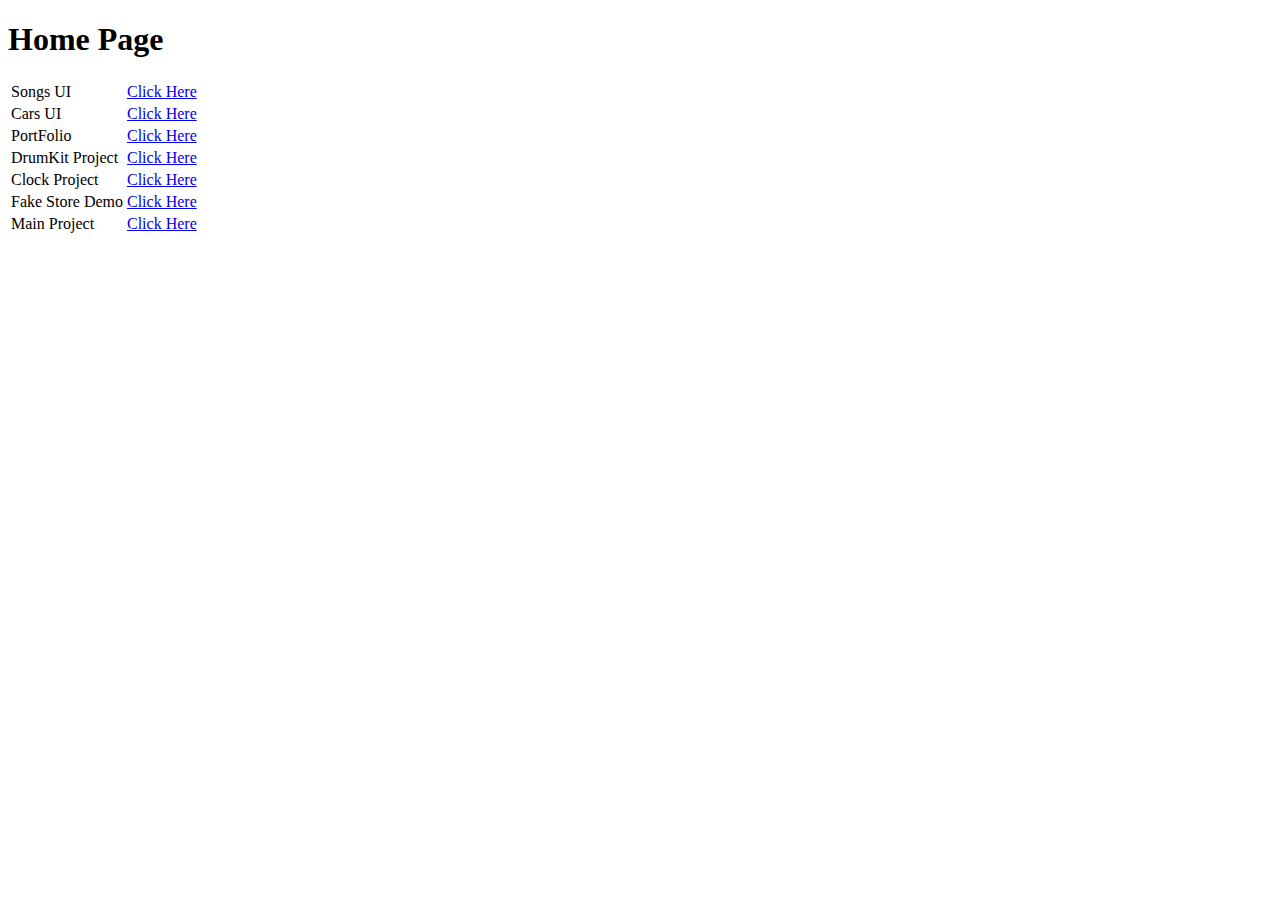
<file: index.html>
<!DOCTYPE html>
<html lang="en">
	<head>
		<meta charset="UTF-8" />
		<meta name="viewport" content="width=device-width, initial-scale=1.0" />
		<title>Projects</title>
	</head>
	<body>
		<h1>Home Page</h1>
		<div>
			<table>
				<tr>
					<td>Songs UI</td>
					<td>
						<a href="./frontend-mentor1/index.html"> Click Here</a>
					</td>
				</tr>
				<tr>
					<td>Cars UI</td>
					<td>
						<a href="./frontend-mentor2/index.html"> Click Here</a>
					</td>
				</tr>
				<tr>
					<td>PortFolio</td>
					<td>
						<a href="./portfolio/index.html"> Click Here</a>
					</td>
				</tr>
				<tr>
					<td>DrumKit Project</td>
					<td>
						<a href="./DrumKit/index.html"> Click Here</a>
					</td>
				</tr>
				<tr>
					<td>Clock Project</td>
					<td>
						<a href="./clock/index.html"> Click Here</a>
					</td>
				</tr>
				<tr>
					<td>Fake Store Demo</td>
					<td>
						<a href="./Projects/index.html"> Click Here</a>
					</td>
				</tr>
				<tr>
					<td>Main Project</td>
					<td>
						<a href="./MainProject/index.html"> Click Here</a>
					</td>
				</tr>
			</table>
		</div>
	</body>
</html>
<!--http://127.0.0.1:5500/forms.html?Name=ramu&Email=ramu123%40gmail.com&Password=12345678
http://127.0.0.1:5500/forms.html?Name=ramu&Email=ramu123%40gmail.com&Password=1234567890-->
</file>
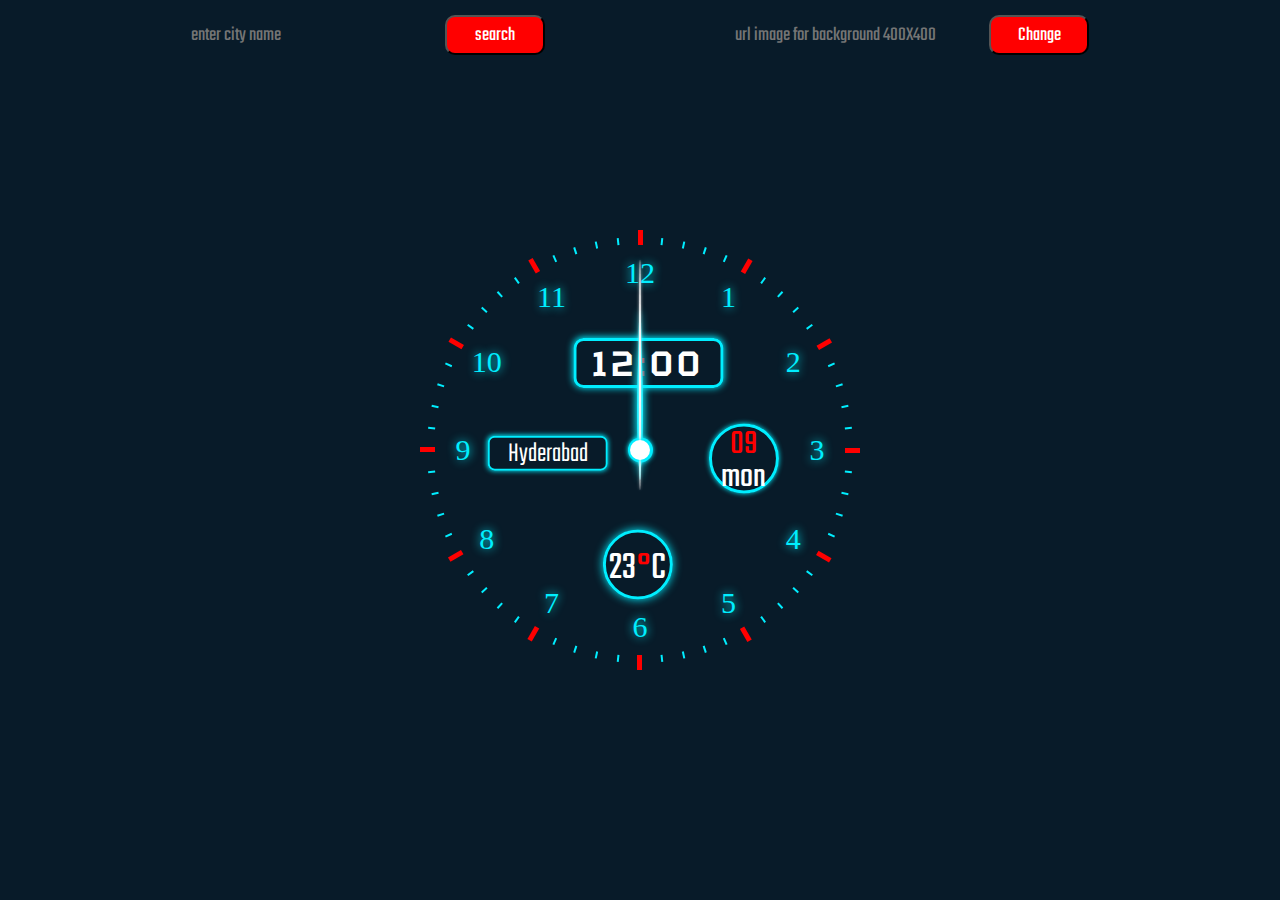
<file: clock/index.html>
<!DOCTYPE html>
<html lang="en">
	<head>
		<meta charset="UTF-8" />
		<meta name="viewport" content="width=device-width, initial-scale=1.0" />
		<title>Clock Customize</title>
		<link rel="stylesheet" href="/clock/style.css" />
		<link rel="preconnect" href="https://fonts.googleapis.com" />
		<link rel="preconnect" href="https://fonts.gstatic.com" crossorigin />
		<link
			href="https://fonts.googleapis.com/css2?family=Teko:wght@300..700&family=Tektur:wght@400..900&display=swap"
			rel="stylesheet"
		/>
		<link
			rel="shortcut icon"
			href="./assests/favicon.png"
			type="image/x-icon"
		/>
	</head>
	<body>
		<div class="inputbox">
			<div>
				<input
					type="text"
					id="inp"
					class="input"
					placeholder="enter city name"
				/>
				<button id="btn">search</button>
			</div>
			<div>
				<input
					type="text"
					id="backgroundUrl"
					class="input"
					placeholder="url image for background 400X400"
				/>
				<button id="btnbackground">Change</button>
			</div>
		</div>
		<div class="container">
			<div class="wrapper" id="clockBackGround">
				<div class="daytemp">
					<div class="day"><p id="place">Hyderabad</p></div>
					<div class="digiclock">
						<p id="digi">
							<span id="digHours">12</span><span style="color: red">:</span
							><span id="digMintues">00</span>
						</p>
					</div>
					<div class="temp">
						<p><span id="valuetemp">23</span><span id="celceius">°</span>C</p>
					</div>
					<div class="place">
						<p id="date">09</p>
						<p id="day">mon</p>
					</div>
				</div>
				<div class="bar-seconds"></div>
				<div class="number-hours"></div>
				<div class="hands-box">
					<div class="hand hours"><i></i></div>
					<div class="hand minutes"><i></i></div>
					<div class="hand seconds"><i></i></div>
				</div>
			</div>
		</div>

		<script src="/clock/script.js"></script>
	</body>
</html>
</file>
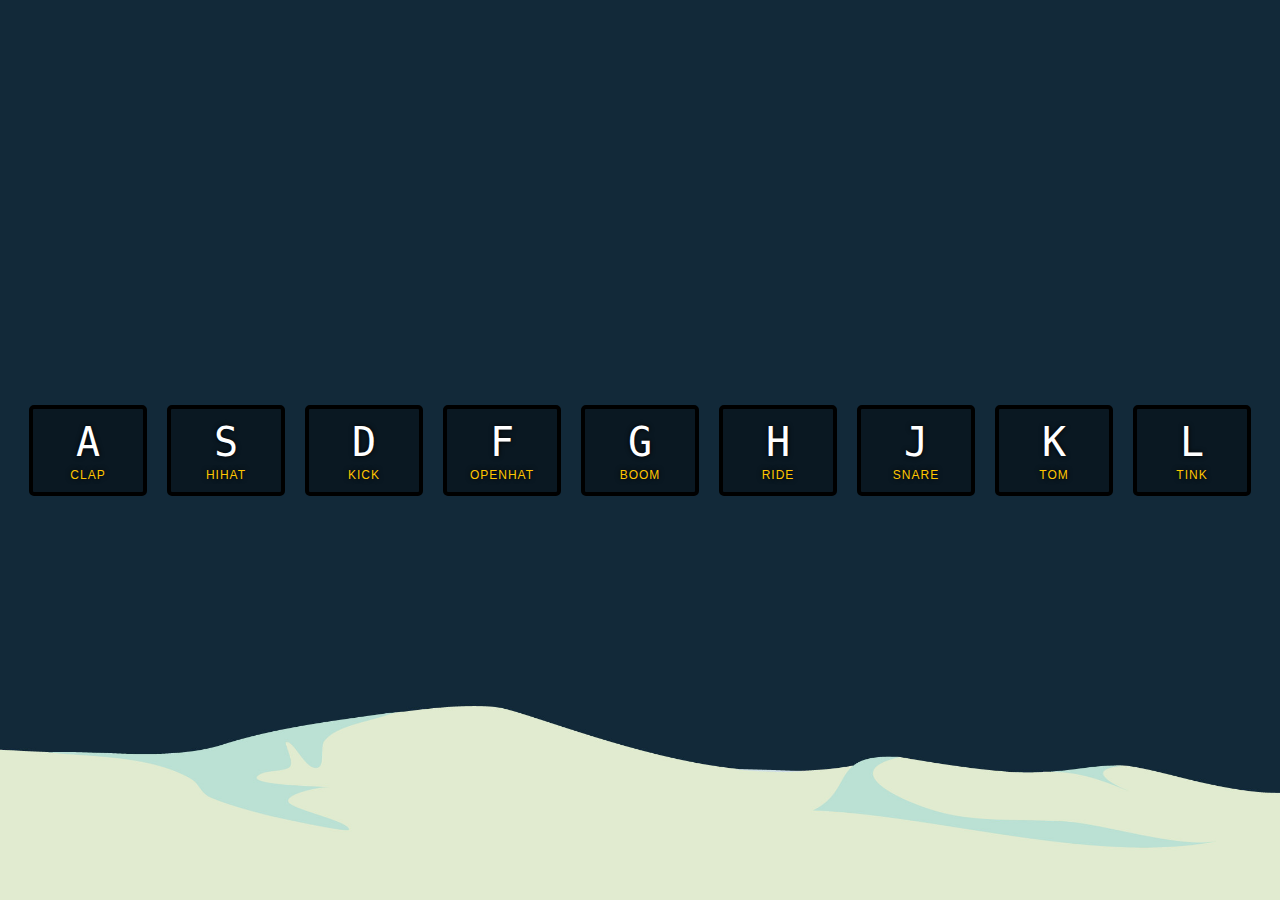
<file: DrumKit/index.html>
<!DOCTYPE html>
<html lang="en">
	<head>
		<meta charset="UTF-8" />
		<meta name="viewport" content="width=device-width, initial-scale=1.0" />
		<title>Drum Kit</title>
		<link rel="stylesheet" href="/DrumKit/style.css" />
	</head>
	<body>
		<div class="keys">
			<!-- <h1>Press Keys in your KeyBoard</h1> -->
			<div data-key="65" class="key">
				<kbd>A</kbd>
				<span class="sound">clap</span>
			</div>
			<div data-key="83" class="key">
				<kbd>S</kbd>
				<span class="sound">hihat</span>
			</div>
			<div data-key="68" class="key">
				<kbd>D</kbd>
				<span class="sound">kick</span>
			</div>
			<div data-key="70" class="key">
				<kbd>F</kbd>
				<span class="sound">openhat</span>
			</div>
			<div data-key="71" class="key">
				<kbd>G</kbd>
				<span class="sound">boom</span>
			</div>
			<div data-key="72" class="key">
				<kbd>H</kbd>
				<span class="sound">ride</span>
			</div>
			<div data-key="74" class="key">
				<kbd>J</kbd>
				<span class="sound">snare</span>
			</div>
			<div data-key="75" class="key">
				<kbd>K</kbd>
				<span class="sound">tom</span>
			</div>
			<div data-key="76" class="key">
				<kbd>L</kbd>
				<span class="sound">tink</span>
			</div>
		</div>
		<audio data-key="65" src="/DrumKit/sounds/clap.wav"></audio>
		<audio data-key="83" src="/DrumKit/sounds/hihat.wav"></audio>
		<audio data-key="68" src="/DrumKit/sounds/kick.wav"></audio>
		<audio data-key="70" src="/DrumKit/sounds/openhat.wav"></audio>
		<audio data-key="71" src="/DrumKit/sounds/boom.wav"></audio>
		<audio data-key="72" src="/DrumKit/sounds/ride.wav"></audio>
		<audio data-key="74" src="/DrumKit/sounds/snare.wav"></audio>
		<audio data-key="75" src="/DrumKit/sounds/tom.wav"></audio>
		<audio data-key="76" src="/DrumKit/sounds/tink.wav"></audio>

		<script>
			window.addEventListener("keydown", function (e) {
				const audio = document.querySelector(`audio[data-key="${e.keyCode}"]`);
				const key = document.querySelector(`.key[data-key="${e.keyCode}"]`);
				console.log(audio);
				if (!audio) return;
				audio.currentTime = 0;
				audio.play();
				key.classList.add("playing");
			});
			const keys = document.querySelectorAll(".key");
			keys.forEach((key) =>
				key.addEventListener("transitionend", removeTransition)
			);
			function removeTransition(e) {
				if (e.propertyName !== "transform") return;
				this.classList.remove("playing");
			}
		</script>
	</body>
</html>
</file>
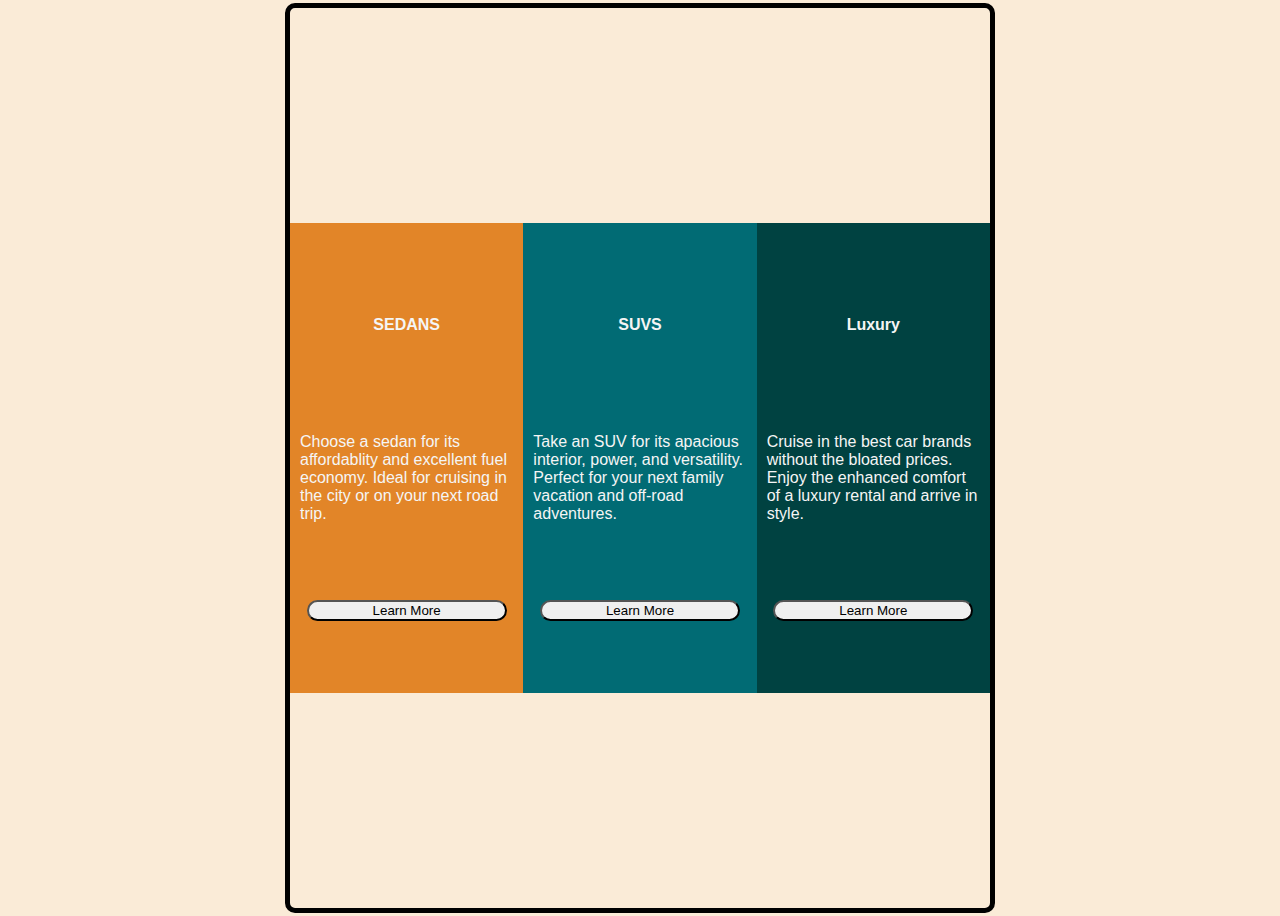
<file: frontend-mentor2/index.html>
<!DOCTYPE html>
<html lang="en">
	<head>
		<meta charset="UTF-8" />
		<meta name="viewport" content="width=device-width, initial-scale=1.0" />
		<title>Document</title>
		<link rel="stylesheet" href="/frontend-mentor2/index.css" />
	</head>
	<body>
		<div class="main1">
			<div class="box1 box">
				<h4>SEDANS</h4>
				<p>
					Choose a sedan for its affordablity and excellent fuel economy. Ideal
					for cruising in the city or on your next road trip.
				</p>
				<button class="button">Learn More</button>
			</div>
			<div class="box2 box">
				<h4>SUVS</h4>
				<p>
					Take an SUV for its apacious interior, power, and versatility. Perfect
					for your next family vacation and off-road adventures.
				</p>
				<button class="button">Learn More</button>
			</div>
			<div class="box3 box">
				<h4>Luxury</h4>
				<p>
					Cruise in the best car brands without the bloated prices. Enjoy the
					enhanced comfort of a luxury rental and arrive in style.
				</p>
				<button class="button">Learn More</button>
			</div>
		</div>
	</body>
</html>
</file>
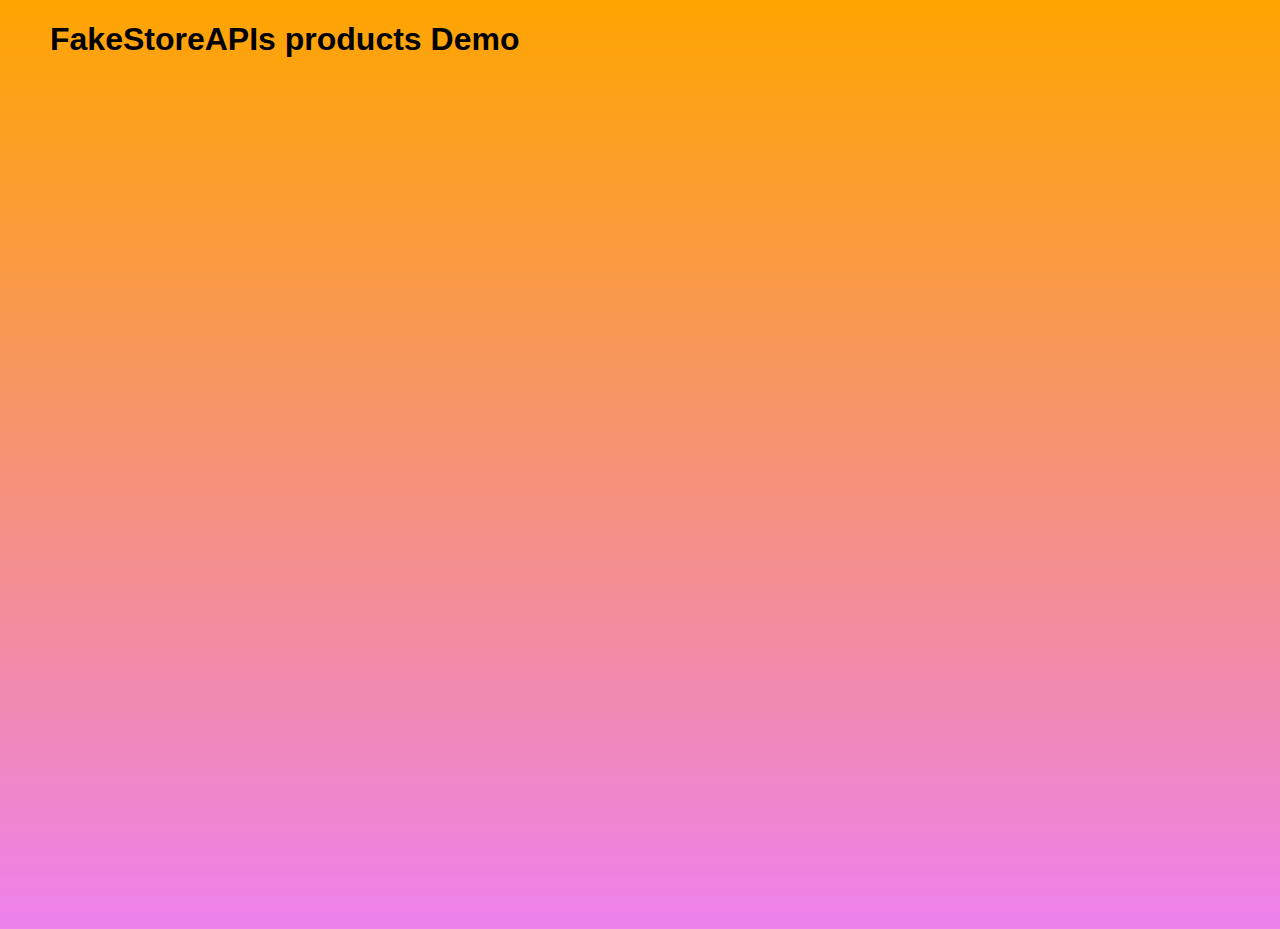
<file: Projects/index.html>
<!DOCTYPE html>
<html lang="en">
	<head>
		<meta charset="UTF-8" />
		<meta name="viewport" content="width=device-width, initial-scale=1.0" />
		<title>APIs</title>
		<link rel="stylesheet" href="/Projects/style.css" />
	</head>
	<body>
		<h1>FakeStoreAPIs products Demo</h1>
		<div id="main"></div>
		<script src="/Projects/script.js"></script>
	</body>
</html>
</file>
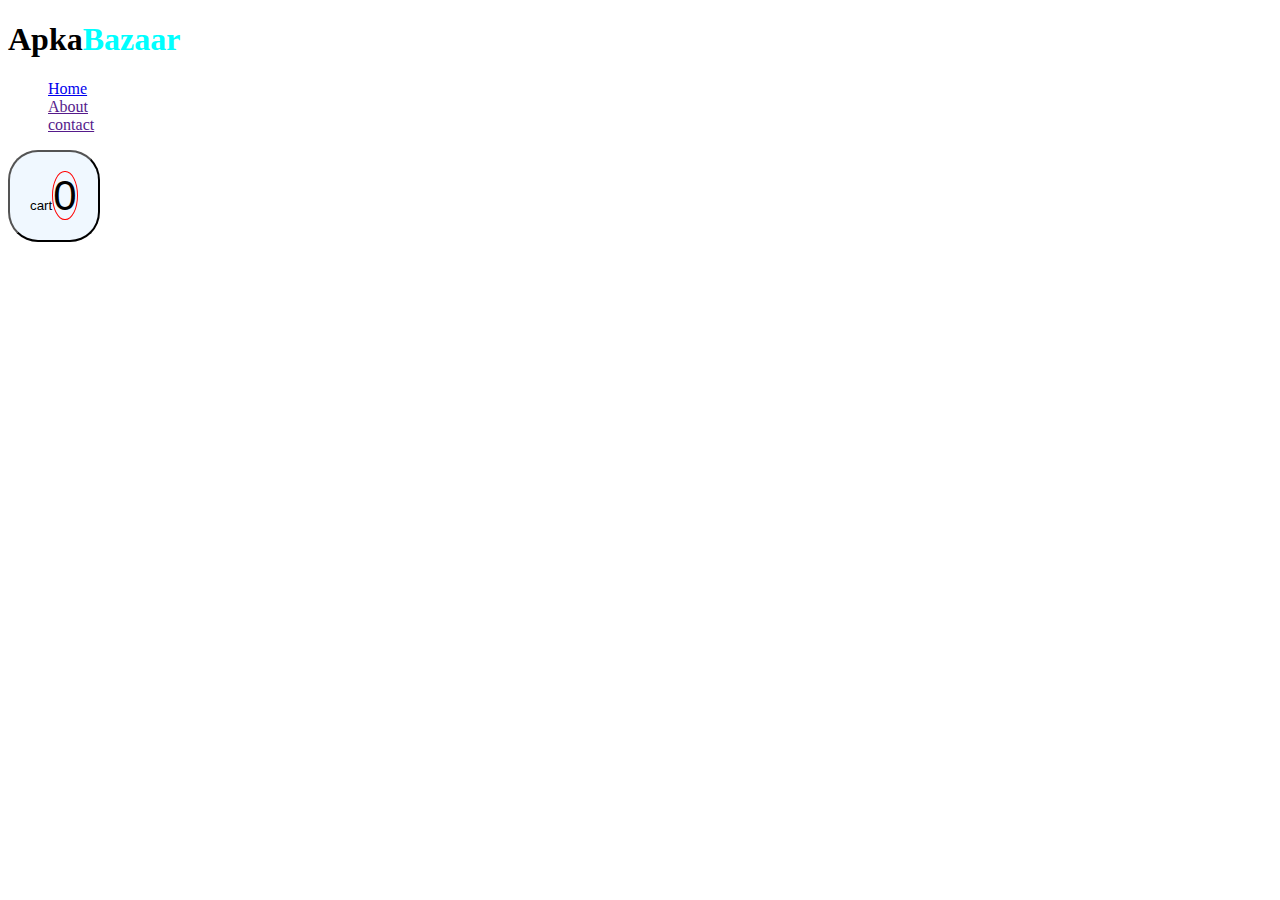
<file: MainProject/cart.html>
<!DOCTYPE html>
<html lang="en">
	<head>
		<meta charset="UTF-8" />
		<meta name="viewport" content="width=device-width, initial-scale=1.0" />
		<title>Document</title>
		<link rel="stylesheet" href="style.css" />
	</head>
	<body>
		<header
			class="container-fluid bg-black text-white px-5 d-flex justify-content-between align-items-center"
		>
			<div id="logo">
				<h1>Apka<span>Bazaar</span></h1>
			</div>
			<div class="d-flex justify-content-between align-items-center">
				<ul class="d-flex justify-content-between align-items-center">
					<li class="mx-3">
						<a href="/MainProject/index.html" class="text-white text-decoration-none">Home</a>
					</li>
					<li class="mx-3">
						<a href="" class="text-white text-decoration-none">About</a>
					</li>
					<li class="mx-3">
						<a href="" class="text-white text-decoration-none">contact</a>
					</li>
				</ul>
				<div id="cart">
					<button>cart<span>0</span></button>
				</div>
			</div>
		</header>
		<script src="./cart.js"></script>
	</body>
</html>
</file>
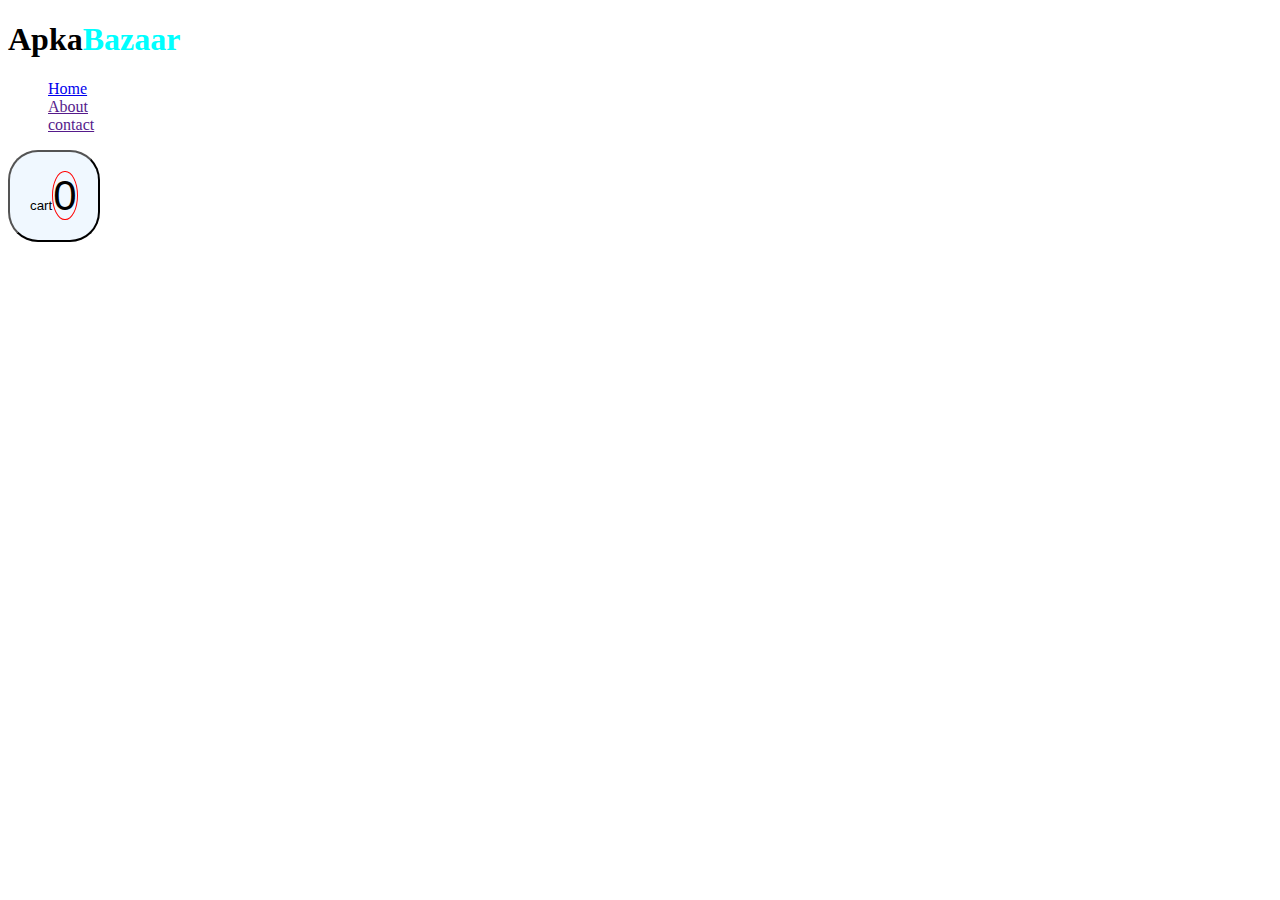
<file: MainProject/product.html>
<!DOCTYPE html>
<html lang="en">
	<head>
		<meta charset="UTF-8" />
		<meta name="viewport" content="width=device-width, initial-scale=1.0" />
		<title>Document</title>
		<link rel="stylesheet" href="style.css" />
		<link
			href="https://cdn.jsdelivr.net/npm/bootstrap@5.3.2/dist/css/bootstrap.min.css"
			rel="stylesheet"
			integrity="sha384-T3c6CoIi6uLrA9TneNEoa7RxnatzjcDSCmG1MXxSR1GAsXEV/Dwwykc2MPK8M2HN"
			crossorigin="anonymous"
		/>
		<link
			rel="stylesheet"
			href="https://cdnjs.cloudflare.com/ajax/libs/animate.css/4.1.1/animate.min.css"
		/>
	</head>
	<body>
		<header
			class="container-fluid bg-black text-white px-5 d-flex justify-content-between align-items-center"
		>
			<div id="logo">
				<h1>Apka<span>Bazaar</span></h1>
			</div>
			<div class="d-flex justify-content-between align-items-center">
				<ul class="d-flex justify-content-between align-items-center">
					<li class="mx-3">
						<a
							href="/"
							class="text-white text-decoration-none"
							>Home</a
						>
					</li>
					<li class="mx-3">
						<a href="" class="text-white text-decoration-none">About</a>
					</li>
					<li class="mx-3">
						<a href="" class="text-white text-decoration-none">contact</a>
					</li>
				</ul>
				<div id="cart">
					<button>cart<span>0</span></button>
				</div>
			</div>
		</header>
		<main id="product">
			<div id="left"></div>
			<div id="right"></div>
		</main>
		<script src="./product.js"></script>
	</body>
</html>
</file>
<file: clock/style.css>
* {
	margin: 0;
	padding: 0;
	box-sizing: border-box;
	color: white;
}

@import url("https://fonts.googleapis.com/css2?family=Tektur:wght@400..900&display=swap");

.container {
	height: 100vh;
	display: flex;
	justify-content: center;
	align-items: center;
	background-color: #081b29;
	overflow-x: hidden;
}
.inputbox {
	position: absolute;
	height: 70px;
	width: 100vw;
	/* background: #0ef; */
	display: flex;
	justify-content: space-evenly;
	align-items: center;
}

input {
	font-size: 20px;
	border: none;
	width: 250px;
	height: 30px;
	background: none;
	font-size: 20px;
	outline: none;
	color: white;
	font-family: "Teko", sans-serif;
}
button {
	display: inline-block;
	font-size: 20px;
	height: 40px;
	width: 100px;
	width: 100px;
	background: red;
	color: white;
	border-radius: 10px;
	font-family: "Teko", sans-serif;
}
button:hover {
	cursor: pointer;
}
/* .inputbox .input[type=text]{
    width: 260px;
    height: 30px;
    font-size: 20px;
    background-color:transparent;
    border: none;
    border-bottom: 3px solid red;
    font-family: "Teko", sans-serif;
    letter-spacing: 1px;
    color: #0ef;
  } */
/* .inputbox .input[type=]:focus{
    border: 0 0 solid transparent;
  } */

.wrapper {
	position: relative;
	width: 400px;
	height: 400px;
	border-radius: 50%;
	display: flex;
	align-items: center;
	justify-content: center;
	/* background: url('https://pbs.twimg.com/profile_images/1696622337460674562/kFIsSwM4_400x400.jpg'); */
}

/* for dayandtemp */
.daytemp {
	position: absolute;
	width: 320px;
	height: 320px;
	/* border: 2px solid palegreen; */
	border-radius: 50%;
	display: grid;
	grid-template-columns: repeat(2, auto);
	align-content: center;
	justify-content: center;
	gap: auto;
	row-gap: auto;
	margin-bottom: 10px;
	transform: rotate(-45deg);
	font-size: 30px;
}
/* for day . */
.daytemp .day {
	height: 35px;
	width: 120px;
	border: 2px solid rgb(11, 241, 187);
	margin-bottom: 50px;
	margin-left: 40px;
	transform: rotate(45deg);
	border-radius: 7px;
	border: 2px solid #0ef;
	box-shadow: 0 0 5px #0ef;
}
.daytemp .day p {
	text-align: center;
	font-size: 28px;
	margin-top: -4px;
	font-family: "Teko", sans-serif;
	font-optical-sizing: auto;
	font-weight: 300;
	font-style: normal;
}

/* for digiclock  */
.digiclock {
	height: 50px;
	width: 150px;

	transform: rotate(45deg);
	margin-right: 33px;
	margin-bottom: 20px;
	border-radius: 10px;
	border: 3px solid #0ef;
	box-shadow: 0 0 7px #0ef;
}
.daytemp .digiclock p {
	text-align: center;
	padding: 0;
	font-size: 35px;
	letter-spacing: 4px;
	font-family: "Tektur", sans-serif;
	font-optical-sizing: auto;
	font-weight: 600;
	font-style: normal;
	font-variation-settings: "wdth" 100;
	top: 0;
}

/* for temp  */
.temp {
	height: 70px;
	width: 70px;
	border: 3px solid green;
	margin-left: 50px;
	margin-top: 40px;
	margin-bottom: -40px;
	transform: rotate(45deg);
	border-radius: 50%;
	border: 3px solid #0ef;
	box-shadow: 0 0 10px #0ef;
}

.daytemp .temp p {
	text-align: center;
	padding-top: 7px;
	font-size: 40px;
	font-family: "Teko", sans-serif;
	font-optical-sizing: auto;
	font-weight: 400;
	font-style: normal;
}
#celceius {
	color: red;
}

/* for place  */

.place {
	height: 70px;
	width: 70px;
	border: 3px solid pink;
	transform: rotate(45deg);
	margin-left: 40px;
	margin-top: 40px;
	margin-bottom: -60px;
	border-radius: 50%;
	text-align: center;
	line-height: 28px;
	border: 3px solid #0ef;
	box-shadow: 0 0 5px #0ef;
}
.place p {
	margin-top: 5px;
	font-size: 35px;
	font-family: "Teko", sans-serif;

	font-weight: 400;
	font-style: normal;
}
.place #date {
	color: red;
}

.bar-seconds,
.number-hours {
	position: absolute;
	width: 100%;
	height: 100%;
	border-radius: 50%;
}
.bar-seconds span {
	position: absolute;
	/* 360 deg/30deg  */
	transform: rotate(calc(var(--index) * 6deg));
	inset: -15px;
	text-align: center;
}

.bar-seconds span p {
	display: inline-block;
	width: 2px;
	height: 7px;
	background: #0ef;
	transform: translateY(-5px);
}

.bar-seconds span:nth-child(5n) p {
	background: red;
	width: 5px;
	height: 15px;
	transform: translateY(-5px);
}
.number-hours span {
	position: absolute;
	/* 360deg/12=30deg */
	transform: rotate(calc(var(--index) * 30deg));
	inset: 6px;
	text-align: center;
}

.number-hours span p {
	font-size: 30px;
	color: #0ef;
	transform: rotate(calc(var(--index) * -30deg));
	text-shadow: 0 0 10px #0ef;
}

.hands-box {
	position: relative;
	display: flex;
	align-items: center;
	justify-content: center;
}

.hands-box .hand {
	position: absolute;
	border-radius: 50%;
	display: flex;
	justify-content: center;
}

.hands-box .hand i {
	display: inline-block;
	transform-origin: bottom;
	border-radius: 50%;
	background: #0ef;
}

.hands-box .hours {
	width: 200px;
	height: 200px;
	/* border: 2px solid red; */
	/* transform: rotate(80deg); */
}

.hands-box .hours i {
	width: 6px;
	/* half of parents height */
	height: calc(100px + 20px);
	/* background: red; */
	box-shadow: 0 0 10px #0ef;
}

.hands-box .minutes {
	width: 280px;
	height: 280px;
	/* border: 2px solid yellow; */
	display: flex;
	/* transform: rotate(210deg); */
}

.hands-box .minutes::before {
	content: "";
	position: absolute;
	top: 50%;
	transform: translateY(-50%);
	width: 25px;
	height: 25px;
	background: #0ef;
	border-radius: 50%;
	box-shadow: 0 0 5px #0ef;
}

.wrapper .hands-box .minutes i {
	width: 4px;
	/* half of parents height */
	height: calc(140px + 30px);
	/* background: yellow; */
	box-shadow: 0 0 7px #0ef;
}

.hands-box .seconds {
	width: 380px;
	height: 380px;
	/* border: 2px solid whitesmoke; */
	/* transform: rotate(150deg); */
}
/* center dot top */
.hands-box .seconds::before {
	content: "";
	position: absolute;
	top: 50%;
	transform: translateY(-50%);
	width: 20px;
	height: 20px;
	background: #fff;
	border-radius: 50%;
	box-shadow: 0 0 5px #0ef;
}

.wrapper .hands-box .seconds i {
	width: 2px;
	/* half of parents height */
	height: calc(190px + 40px);
	background: whitesmoke;
	box-shadow: 0 0 3px whitesmoke;
}
</file>
<file: DrumKit/style.css>
html {
	font-size: 10px;
	background: url("./background.jpg") bottom center;
	background-size: cover;
}

body,
html {
	margin: 0;
	padding: 0;
	font-family: sans-serif;
}

.keys {
	display: flex;
	flex: 1;
	min-height: 100vh;
	align-items: center;
	justify-content: center;
}

.key {
	border: 0.4rem solid black;
	user-select: none;
	border-radius: 0.5rem;
	margin: 1rem;
	font-size: 1.5rem;
	padding: 1rem 0.5rem;
	transition: all 0.07s ease;
	width: 10rem;
	text-align: center;
	color: white;
	background: rgba(0, 0, 0, 0.4);
	text-shadow: 0 0 0.5rem black;
}

.playing {
	transform: scale(1.2);
	border-color: #ffc600;
	box-shadow: 0 0 1rem #e4b50a;
}

kbd {
	display: block;
	font-size: 4rem;
}

.sound {
	font-size: 1.2rem;
	text-transform: uppercase;
	letter-spacing: 0.1rem;
	color: #ffc600;
}
</file>
<file: frontend-mentor2/index.css>
body{
    height: 100vh;
    display: flex;
    justify-content: center;
    align-items: center;
    background-color: antiquewhite;
}
.main1{
    height: 100vh;
    width: 700px;
    display: flex;
    flex-direction: row;
    justify-content: center;
    align-items: center;
    color: whitesmoke;
    border-radius: 10px;
    border: 5px solid black;
    font-family: 'Gill Sans', 'Gill Sans MT', Calibri, 'Trebuchet MS', sans-serif;
}
.box{
    padding: 10px;
    display: flex;
    flex-direction: column;
    justify-content: space-between;
    align-items: center;
    /* border: 5px black solid; */
}
.box1{
    height: 50vh;
    width: 50vw;
    display: flex;
    flex-direction: column;
    justify-content: space-evenly;
    background: rgb(226, 113, 37);
    background: hsl(30, 76%, 52%);
   
}
.box2{
    height: 50vh;
    width: 50vw;
    display: flex;
    flex-direction: column;
    justify-content: space-evenly;
    background: rgb(1, 105, 114);
    background: hsl(185, 98%, 23%);
}
.box3{
    height: 50vh;
    width: 50vw;
    display: flex;
    flex-direction: column;
    justify-content: space-evenly;
    background: rgb(0, 64, 63);
    background: hsl(179, 100%, 13%);
}
.button{
    width: 200px;
    border-radius: 20px;
}
</file>
<file: Projects/style.css>
body {
	margin-left: 50px;
	padding: 0;
	height: 100vh;
	width: 100vw;
	background: linear-gradient(orange, violet);
	font-family: "Gill Sans", "Gill Sans MT", Calibri, "Trebuchet MS", sans-serif;
}
img {
	height: 200px;
	width: 200px;
	border-radius: 20px;
}
#main {
	display: grid;
	max-width: 1280px;
	grid-template-columns: repeat(3, auto);
	gap: 30px;
}
.myProduct {
	background: rebeccapurple;
	padding: 3px;
	border-radius: 20px;
	box-shadow: 5px 5px black;
	width: 300px;
}
.myProduct:hover {
	box-shadow: 5px 5px aqua;
	transform: scale(1.05);
}
</file>
<file: MainProject/style.css>
* {
	box-sizing: border-box;
}
li {
	list-style-type: none;
}
span {
	color: aqua;
}
button {
	background-color: aliceblue;
	color: black;
	padding: 20px;
	border-radius: 30px;
}
button:hover {
	background-color: aqua;
	color: white;
}
#main {
	display: grid;
	grid-template-columns: repeat(3, auto);
	gap: 15px;
	max-width: 1280px;
	margin: auto;
	padding: 50px 0px;
}
.myclass {
	padding: 30px;
	background-color: antiquewhite;
	border-radius: 20px;
}
#cart span {
	color: black;
	border: 1px solid red;
	border-radius: 50%;
	font-size: 42px;
}
#product {
	display: flex;
	gap: 20px;
	padding: 50px;
}
</file>
